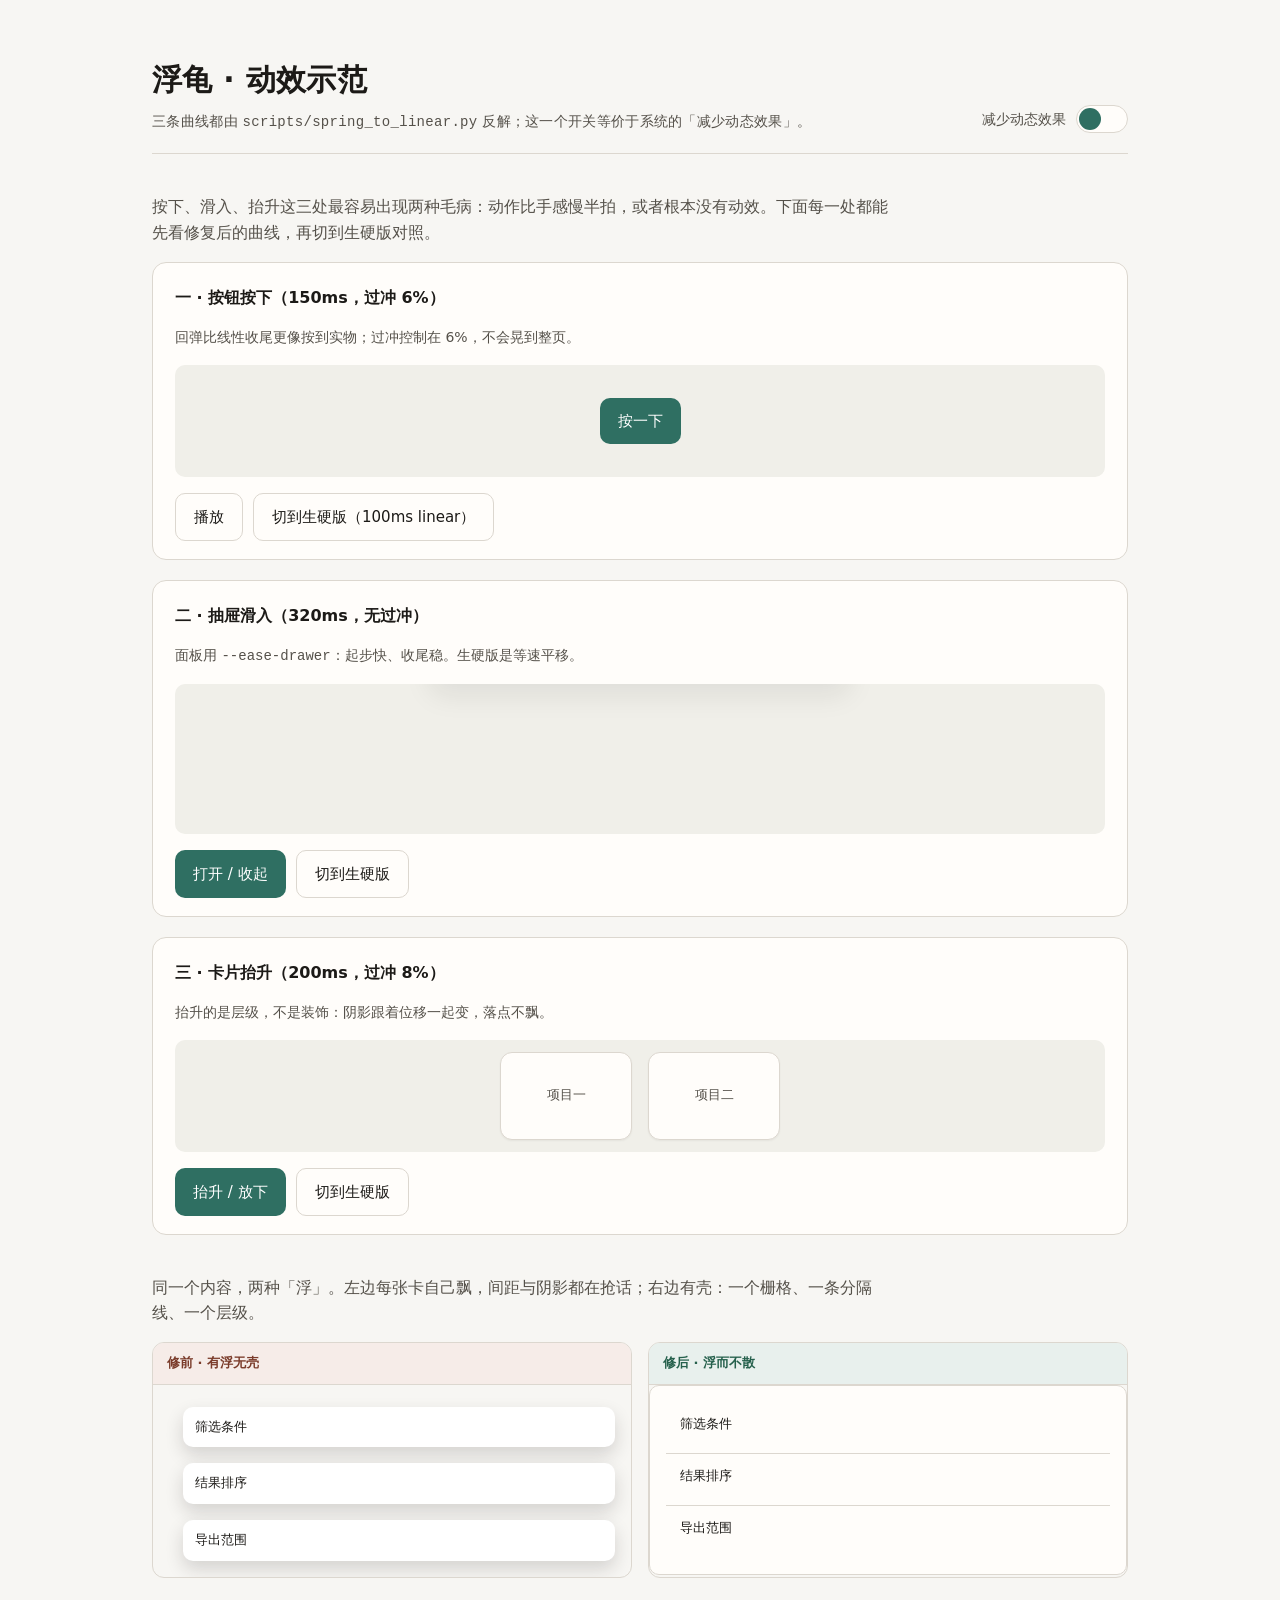
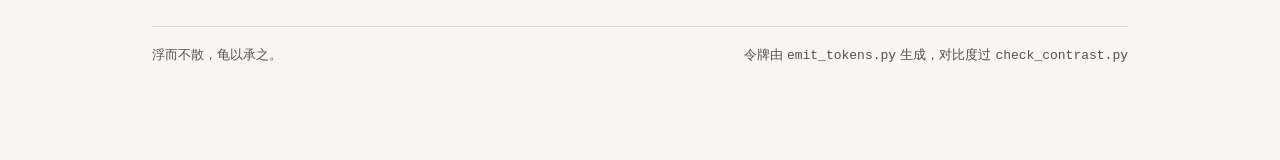
<file: demo/index.html>
<!doctype html>
<html lang="zh-CN">
<head>
<meta charset="utf-8">
<meta name="viewport" content="width=device-width, initial-scale=1">
<title>浮龟 · 动效示范</title>
<link rel="stylesheet" href="tokens.css">
<style>
  :root{
    --paper:#f7f6f3; --ink:#1c1a17; --ink-soft:#55514a;
    --line:#dcd7cf; --card:#fffdfa;
    /* 三条曲线由 scripts/spring_to_linear.py 反解，⛔ 手写 cubic-bezier */
    --spring-press: linear(0.000, 0.048, 0.144, 0.289, 0.445, 0.574, 0.709, 0.806, 0.897, 0.964, 1.005, 1.036, 1.052, 1.058, 1.057, 1.052, 1.045, 1.036, 1.028, 1.020, 1.013, 1.008, 1.004, 1.000);
    --spring-pop: linear(0.000, 0.059, 0.200, 0.353, 0.534, 0.698, 0.835, 0.939, 1.004, 1.051, 1.075, 1.082, 1.077, 1.066, 1.053, 1.039, 1.025, 1.014, 1.005, 1.000, 0.996, 0.994, 0.993, 0.994, 0.994, 0.996, 1.000);
    --spring-settle: linear(0.000, 0.047, 0.150, 0.274, 0.397, 0.509, 0.607, 0.695, 0.761, 0.815, 0.857, 0.890, 0.916, 0.937, 0.952, 0.964, 0.973, 0.980, 0.985, 0.989, 0.992, 0.994, 0.995, 1.000);
    --ease-drawer: cubic-bezier(0.32, 0.72, 0, 1);
    --dur-press: 150ms; --dur-pop: 200ms; --dur-panel: 320ms;
  }
  *{box-sizing:border-box}
  body{
    margin:0; background:var(--paper); color:var(--ink);
    font:16px/1.6 -apple-system, "PingFang SC", "Noto Sans SC", system-ui, sans-serif;
    -webkit-font-smoothing:antialiased;
  }
  .wrap{max-width:1040px; margin:0 auto; padding:56px 32px 96px}
  header{display:flex; align-items:flex-end; justify-content:space-between; gap:24px; flex-wrap:wrap;
    border-bottom:1px solid var(--line); padding-bottom:20px}
  h1{margin:0; font-size:30px; letter-spacing:.01em}
  h1 small{display:block; margin-top:6px; font-size:14px; font-weight:400; color:var(--ink-soft)}
  .rm-switch{display:flex; align-items:center; gap:10px; font-size:14px; color:var(--ink-soft)}
  .rm-switch button{
    appearance:none; border:1px solid var(--line); background:var(--card);
    width:52px; height:28px; border-radius:999px; padding:2px; cursor:pointer;
    transition:background-color 160ms ease, border-color 160ms ease;
  }
  .rm-switch button span{display:block; width:22px; height:22px; border-radius:50%;
    background:var(--color-brand-500); transition:transform 160ms ease}
  .rm-switch button[aria-checked="true"]{background:var(--color-brand-500); border-color:var(--color-brand-500)}
  .rm-switch button[aria-checked="true"] span{background:#fff; transform:translateX(24px)} 

  section{margin-top:40px}
  .lede{margin:0 0 16px; color:var(--ink-soft); max-width:46em}
  .card{
    background:var(--card); border:1px solid var(--line); border-radius:14px;
    padding:22px 22px 18px; display:grid; gap:16px;
  }
  .card h2{margin:0; font-size:16px; font-weight:600}
  .card p{margin:0; font-size:14px; color:var(--ink-soft)}
  .stage{
    min-height:112px; border-radius:10px; background:#f0efe9;
    display:flex; align-items:center; justify-content:center; gap:14px; overflow:hidden; position:relative;
  }
  .row{display:flex; gap:10px; flex-wrap:wrap}
  .btn{
    appearance:none; cursor:pointer; font:inherit; font-size:15px;
    border:0; border-radius:10px; padding:11px 18px;
    background:var(--color-brand-500); color:#fff;
    transition:transform var(--dur-press) var(--spring-press), background-color 160ms ease;
  }
  .btn:active, .btn.pulse-on{transform:scale(.94)}
  .btn.ghost{background:transparent; color:var(--ink); border:1px solid var(--line)}
  .btn.ghost:hover{border-color:var(--color-brand-400)}

  #drawer{
    position:absolute; left:0; right:0; top:0; margin:0 auto; width:min(420px,80%);
    background:var(--card); border:1px solid var(--line); border-radius:0 0 12px 12px;
    padding:16px 18px; box-shadow:0 12px 28px rgba(28,26,23,.08);
    transform:translateY(-100%); transition:transform var(--dur-panel) var(--ease-drawer);
  }
  #drawer[data-open="1"]{transform:translateY(0)}
  #drawer b{font-size:14px}

  .lift{display:flex; gap:16px; align-items:center}
  .tile{
    width:132px; height:88px; border-radius:12px; background:var(--card);
    border:1px solid var(--line); display:grid; place-items:center; font-size:13px; color:var(--ink-soft);
    transform:translateY(0); box-shadow:0 1px 2px rgba(28,26,23,.05);
    transition:transform var(--dur-pop) var(--spring-pop), box-shadow var(--dur-pop) ease;
  }
  .tile[data-up="1"]{transform:translateY(-8px); box-shadow:0 14px 30px rgba(28,26,23,.12)}

  .compare{display:grid; grid-template-columns:1fr 1fr; gap:16px; margin-top:12px}
  .compare .half{border:1px solid var(--line); border-radius:12px; overflow:hidden}
  .compare .half > b{display:block; padding:10px 14px; font-size:13px; background:#efeee8; border-bottom:1px solid var(--line)}
  .compare .half.before > b{color:#7a3b2a; background:#f6ece8}
  .compare .half.after > b{color:var(--color-brand-700); background:#e8f0ed}
  .surface{padding:16px; min-height:190px}
  /* 修前：无壳——三张卡片各自浮动、间距不一、层级靠阴影硬撑 */
  .floating{display:grid; gap:10px}
  .floating .chip{margin:6px 0 0 14px; padding:10px 12px; border-radius:10px; background:#fff;
    box-shadow:0 8px 18px rgba(28,26,23,.16); font-size:13px; border:0}
  /* 修后：有壳——同一内容按一个栅格、一个层级、一条分隔线 */
  .shelled{display:grid; gap:0; border:1px solid var(--line); border-radius:10px; background:var(--card)}
  .shelled .chip{padding:12px 14px; font-size:13px; border-bottom:1px solid var(--line); background:transparent}
  .shelled .chip:last-child{border-bottom:0}

  footer{margin-top:48px; padding-top:18px; border-top:1px solid var(--line);
    font-size:13px; color:var(--ink-soft); display:flex; justify-content:space-between; gap:16px; flex-wrap:wrap}

  @media (prefers-reduced-motion: reduce){ html:not(.rm-off) *{transition-duration:1ms!important; animation-duration:1ms!important} }
  html.rm *{transition-duration:1ms!important; animation-duration:1ms!important}
</style>
</head>
<body>
<div class="wrap">
  <header>
    <h1>浮龟 · 动效示范
      <small>三条曲线都由 <code>scripts/spring_to_linear.py</code> 反解；这一个开关等价于系统的「减少动态效果」。</small>
    </h1>
    <div class="rm-switch">
      <span id="rm-label">减少动态效果</span>
      <button id="rm" role="switch" aria-checked="false" aria-labelledby="rm-label"><span></span></button>
    </div>
  </header>

  <section>
    <p class="lede">按下、滑入、抬升这三处最容易出现两种毛病：动作比手感慢半拍，或者根本没有动效。下面每一处都能先看修复后的曲线，再切到生硬版对照。</p>

    <div class="card">
      <h2>一 · 按钮按下（150ms，过冲 6%）</h2>
      <p>回弹比线性收尾更像按到实物；过冲控制在 6%，不会晃到整页。</p>
      <div class="stage"><button class="btn" id="press">按一下</button></div>
      <div class="row">
        <button class="btn ghost" id="press-play">播放</button>
        <button class="btn ghost" id="press-flat">切到生硬版（100ms linear）</button>
      </div>
    </div>

    <div class="card" style="margin-top:20px">
      <h2>二 · 抽屉滑入（320ms，无过冲）</h2>
      <p>面板用 <code>--ease-drawer</code>：起步快、收尾稳。生硬版是等速平移。</p>
      <div class="stage" style="min-height:150px">
        <div id="drawer" data-open="0"><b>筛选</b> · 三个条件已生效</div>
      </div>
      <div class="row">
        <button class="btn" id="drawer-play">打开 / 收起</button>
        <button class="btn ghost" id="drawer-flat">切到生硬版</button>
      </div>
    </div>

    <div class="card" style="margin-top:20px">
      <h2>三 · 卡片抬升（200ms，过冲 8%）</h2>
      <p>抬升的是层级，不是装饰：阴影跟着位移一起变，落点不飘。</p>
      <div class="stage">
        <div class="lift">
          <div class="tile" id="tile">项目一</div>
          <div class="tile">项目二</div>
        </div>
      </div>
      <div class="row">
        <button class="btn" id="lift-play">抬升 / 放下</button>
        <button class="btn ghost" id="lift-flat">切到生硬版</button>
      </div>
    </div>
  </section>

  <section>
    <p class="lede">同一个内容，两种「浮」。左边每张卡自己飘，间距与阴影都在抢话；右边有壳：一个栅格、一条分隔线、一个层级。</p>
    <div class="compare">
      <div class="half before">
        <b>修前 · 有浮无壳</b>
        <div class="surface floating">
          <div class="chip">筛选条件</div>
          <div class="chip">结果排序</div>
          <div class="chip">导出范围</div>
        </div>
      </div>
      <div class="half after">
        <b>修后 · 浮而不散</b>
        <div class="surface shelled">
          <div class="chip">筛选条件</div>
          <div class="chip">结果排序</div>
          <div class="chip">导出范围</div>
        </div>
      </div>
    </div>
  </section>

  <footer>
    <span>浮而不散，龟以承之。</span>
    <span>令牌由 <code>emit_tokens.py</code> 生成，对比度过 <code>check_contrast.py</code></span>
  </footer>
</div>

<script>
  const rm = document.getElementById('rm');
  rm.addEventListener('click', () => {
    const on = rm.getAttribute('aria-checked') === 'true';
    rm.setAttribute('aria-checked', String(!on));
    document.documentElement.classList.toggle('rm', !on);
  });

  // 「生硬版」只换曲线与时长，不改布局——对照的是手感，不是设计
  const flat = (el, dur) => { el.style.transitionTimingFunction = 'linear'; el.style.transitionDuration = dur; };
  const flatBtns = {
    press: () => flat(document.getElementById('press'), '100ms'),
    drawer: () => flat(document.getElementById('drawer'), '200ms'),
    lift: () => flat(document.getElementById('tile'), '200ms'),
  };
  document.getElementById('press-flat').onclick = flatBtns.press;
  document.getElementById('drawer-flat').onclick = flatBtns.drawer;
  document.getElementById('lift-flat').onclick = flatBtns.lift;

  const pulse = (el, ms) => {
    el.classList.add('pulse-on');
    setTimeout(() => el.classList.remove('pulse-on'), ms);
  };
  document.getElementById('press-play').onclick = () => pulse(document.getElementById('press'), 240);
  document.getElementById('press').onclick = () => pulse(document.getElementById('press'), 240);

  const drawer = document.getElementById('drawer');
  document.getElementById('drawer-play').onclick = () => {
    drawer.dataset.open = drawer.dataset.open === '1' ? '0' : '1';
  };

  const tile = document.getElementById('tile');
  const toggleLift = () => { tile.dataset.up = tile.dataset.up === '1' ? '0' : '1'; };
  document.getElementById('lift-play').onclick = toggleLift;
  tile.addEventListener('mouseenter', () => { tile.dataset.up = '1'; });
  tile.addEventListener('mouseleave', () => { tile.dataset.up = '0'; });
</script>
</body>
</html>
</file>
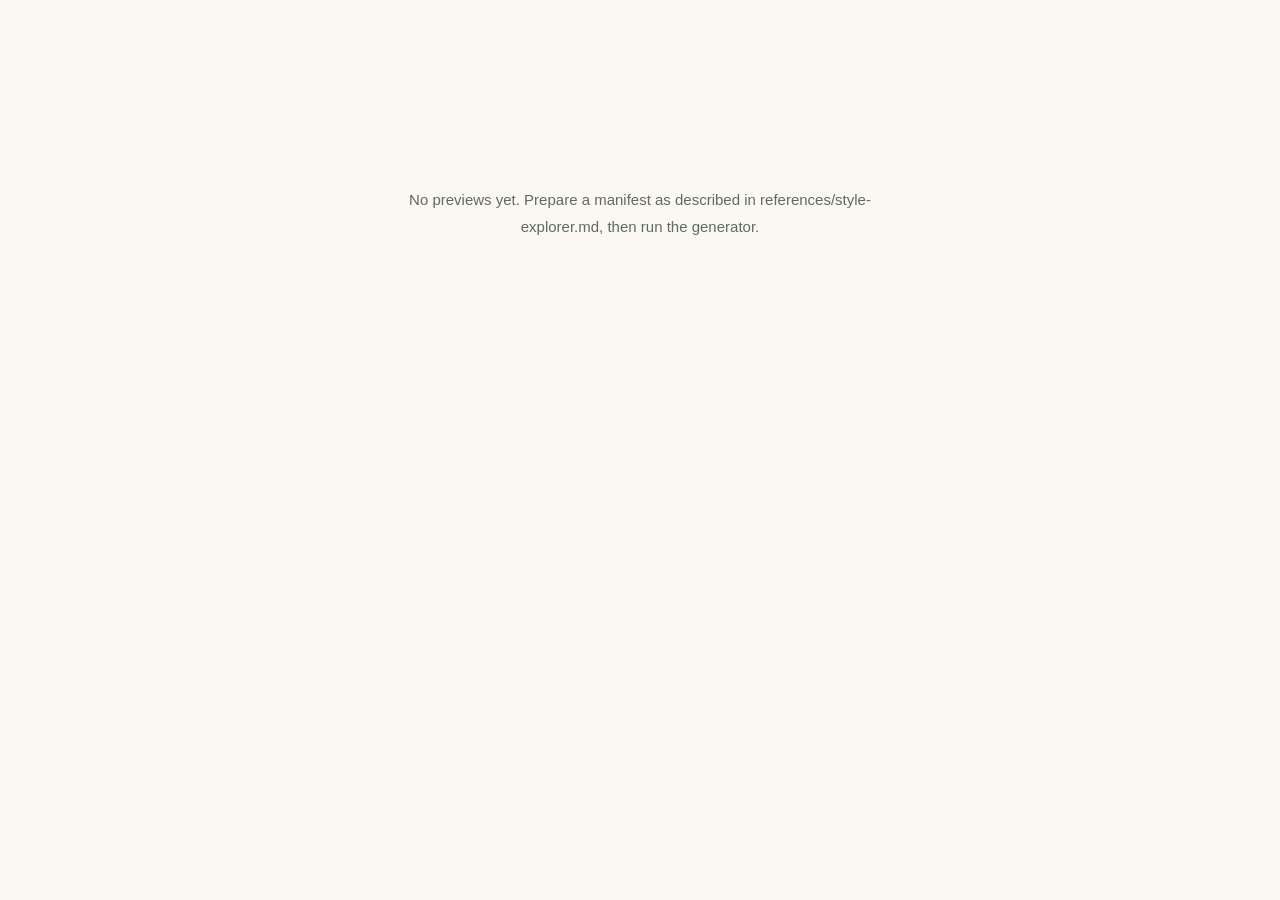
<file: assets/style-explorer.html>
<!doctype html>
<html><head><meta charset="utf-8"><meta http-equiv="Content-Security-Policy" content="connect-src 'none'"><meta name="viewport" content="width=device-width,initial-scale=1"><title></title><link rel="icon" type="image/png" href="logo.png"><style>
@font-face{font-family:"Instrument Serif";src:url("fonts/instrument-serif/InstrumentSerif-Regular.ttf") format("truetype");font-style:normal;font-weight:400;font-display:swap}
:root{--canvas:#faf8f1;--surface:#faf8f1;--well:#eeeee5;--raised:#faf8f1;--line:#dcded3;--line-2:#c2c9bc;--text:#303c35;--soft:#606b60;--faint:#676e65;--ink:#303c35;--accent:#435a47;--chip:#e8eddf;--hl:#ffe28a;--bar-h:68px;--sans:-apple-system,BlinkMacSystemFont,"Inter","PingFang SC","Hiragino Sans GB","Microsoft YaHei",sans-serif;--mono:ui-monospace,"SF Mono","JetBrains Mono",Menlo,Consolas,monospace;--brand:"Instrument Serif",Georgia,serif;color-scheme:light;font-family:var(--sans);color:var(--text);background:var(--canvas);font-synthesis:none;-webkit-font-smoothing:antialiased;font-variant-numeric:tabular-nums;
 /* 动效：咔嗒用于控件，滑行用于画面与切换，弹出用于确认；弹簧曲线由刚度/阻尼采样 */
 --snap:cubic-bezier(.2,.9,.25,1.04);--snap-d:330ms;--glide:cubic-bezier(.2,.8,.2,1);--glide-d:440ms;--pop:cubic-bezier(.3,1.5,.5,1);--exit:cubic-bezier(.4,0,1,1)}
@supports (transition-timing-function:linear(0,1)){:root{
 --snap:linear(0,.058,.186,.339,.491,.626,.739,.827,.893,.941,.973,.994,1.005,1.011,1.013,1.013,1.012,1.01,1.008,1.006,1);
 --glide:linear(0,.028,.097,.186,.286,.384,.48,.565,.644,.71,.768,.816,.856,.889,.915,.936,.953,.966,.976,.983,.989,.993,1);
 --pop:linear(0,.087,.289,.533,.765,.954,1.084,1.156,1.176,1.161,1.126,1.083,1.042,1.009,.986,.973,.969,.971,.977,.985,.992,.998,1.002,1.005,1.005,1.005,1)}}
*{box-sizing:border-box}body{margin:0;min-width:320px;background:var(--canvas)}h1,h2,p,dl,dd{margin:0}button,textarea,input{font:inherit;color:inherit}button{background:none;border:0;padding:0;cursor:pointer;-webkit-tap-highlight-color:transparent}:focus-visible{outline:2px solid var(--accent);outline-offset:3px}[hidden]{display:none!important}

.bar{position:sticky;top:0;z-index:10;min-height:68px;display:grid;grid-template-columns:minmax(0,1fr) auto;align-items:center;gap:14px;padding:14px 24px;background:var(--canvas);border-bottom:1px solid var(--line);view-transition-name:bar}
.bar-l{display:flex;align-items:center;gap:12px;min-width:0}
.brand{display:flex;align-items:center;gap:10px;flex:none;color:var(--ink);text-decoration:none}.brand img{width:30px;height:30px;display:block;transition:transform .5s var(--snap)}.brand:hover img{transform:rotate(-10deg) scale(1.06)}.brand:focus-visible{outline:2px solid var(--accent);outline-offset:4px;border-radius:6px}
.wm{font-family:var(--brand);font-size:36px;line-height:1;font-weight:400;letter-spacing:-.025em;white-space:nowrap}
.sep{width:1px;height:18px;background:var(--line-2);flex:none}.proj{font-size:14px;font-weight:600;white-space:nowrap;overflow:hidden;text-overflow:ellipsis}
.bar-c{display:flex;gap:8px;flex-wrap:wrap;min-width:0}
.seg{position:relative;display:flex;padding:2px;border-radius:4px;background:var(--well)}
.seg button{position:relative;z-index:1;font-size:13px;line-height:1.5;padding:4px 11px;border-radius:3px;color:var(--soft);white-space:nowrap;transition:color .2s}.seg button:hover{color:var(--text)}.seg button[aria-pressed=true]{color:var(--accent)}
.thumb{position:absolute;left:0;top:0;width:0;border-radius:3px;background:var(--chip);box-shadow:inset 0 0 0 .5px #435a4714;transition:transform var(--snap-d) var(--snap),width var(--snap-d) var(--snap)}

.intro{max-width:1840px;margin:0 auto;padding:28px 24px 0}.intro p{font-size:14px;line-height:1.75;color:var(--soft);max-width:68ch}

.grid{max-width:1840px;margin:0 auto;padding:24px 24px 64px;display:grid;grid-template-columns:repeat(var(--cols,3),minmax(0,1fr));gap:48px 28px;align-items:start}
.grid.first .card,.intro.first{animation:rise .7s var(--glide) both;animation-delay:calc(var(--i,0) * 70ms + 60ms)}
.card{min-width:0;display:flex;flex-direction:column}
.cap{display:flex;align-items:center;gap:12px;padding-top:14px}.cap .no{font-family:var(--mono);font-size:13px;color:var(--faint);transition:color .2s}.cap .name{font-size:16px;font-weight:600;line-height:1.4;min-width:0;white-space:nowrap;overflow:hidden;text-overflow:ellipsis}.cap .strip-mini{margin:0 auto 0 4px;width:40px;flex:none}.cap .no.base{flex:none;white-space:nowrap;font-family:inherit;font-size:12px;font-weight:600;line-height:1.6;padding:0 8px;border-radius:99px;background:var(--well);color:var(--soft)}
.lede{margin-top:8px;font-size:13.5px;line-height:1.7;color:var(--soft);display:-webkit-box;-webkit-line-clamp:2;-webkit-box-orient:vertical;overflow:hidden}
.name{font-size:19px;line-height:1.35;font-weight:600;overflow-wrap:anywhere}.strip-mini{display:flex;height:4px;width:96px;margin-top:9px;border-radius:2px;overflow:hidden;box-shadow:0 0 0 1px #0000001f}.strip-mini i{flex:1}
.frame{position:relative;background:var(--surface);border-radius:4px;box-shadow:0 0 0 1px #00000014,0 24px 48px -30px #00000040;transition:box-shadow .25s,transform .45s var(--glide)}.frame:hover{box-shadow:0 0 0 1px #0000002e,0 36px 64px -30px #00000052;transform:translateY(-3px)}.frame:active{transform:translateY(-1px) scale(.995);transition-duration:.25s,.12s}.frame[data-viewport=mobile]{padding:20px 0;background:var(--well)}
.peek{position:absolute;inset:auto 0 0 0;z-index:2;padding:10px 12px;font-size:12.5px;color:#fff;background:linear-gradient(transparent,#000b);opacity:0;transform:translateY(6px);transition:opacity .18s,transform .3s var(--glide);pointer-events:none;border-radius:0 0 4px 4px}.frame:hover .peek,.hit:focus-visible~.peek{opacity:1;transform:none}
.stage{position:relative;overflow:hidden;margin:0 auto;border-radius:3px;background:#ebebeb}.stage iframe,.stage img{position:absolute;left:0;top:0;border:0;display:block;transform-origin:top left;background:#fff;opacity:0;transition:opacity .4s ease-out}.stage.ready iframe,.stage.ready img{opacity:1}.stage iframe{pointer-events:none}.stage img{object-fit:contain;background:#ebebeb}
.hit{position:absolute;inset:0;width:100%;height:100%;z-index:1;border-radius:4px;cursor:zoom-in}.hit:focus-visible{outline-offset:-2px}
.service-note{position:absolute;inset:0;z-index:2;display:flex;align-items:center;justify-content:center;padding:20px;background:var(--canvas);overflow:auto;pointer-events:none}
.service-message{width:100%;max-width:440px;min-width:0;margin:auto;font-size:14px;line-height:1.7;color:var(--soft)}.service-message h3{margin:0 0 6px;font-size:16px;font-weight:600;color:var(--text)}
.service-command{display:flex;flex-wrap:wrap;align-items:flex-start;gap:8px;margin-top:16px;pointer-events:auto}.service-command code{flex:1 1 200px;min-width:0;padding:6px 10px;border-radius:6px;background:var(--well);font-family:var(--mono);font-size:12.5px;line-height:1.6;white-space:pre-wrap;overflow-wrap:anywhere;user-select:all}.service-command .tool{flex:none;background:var(--raised)}
.stage.offline .static{display:none}
.slide .static{display:none}.static{position:absolute;left:10px;bottom:10px;z-index:2;font-size:12.5px;line-height:1.4;padding:3px 8px;border-radius:4px;background:#000c;color:#ddd;pointer-events:none}
.pick-mark{position:absolute;top:10px;right:10px;z-index:3;display:none;align-items:center;gap:6px;padding:4px 10px 4px 8px;border-radius:99px;background:var(--ink);color:#fff;font-size:13px;font-weight:600;line-height:1.4;box-shadow:0 6px 16px #0000003d;pointer-events:none;transform-origin:85% 50%}.pick-mark::before{content:"";width:8px;height:8px;border-radius:50%;background:var(--hl)}
.is-chosen .pick-mark{display:inline-flex}.is-chosen .frame{box-shadow:0 0 0 2px var(--ink),0 30px 60px -30px #00000052}.is-chosen .cap .no{color:var(--text)}

.spec{display:grid;grid-template-columns:max-content minmax(0,1fr);gap:10px 12px;font-size:13px;line-height:1.6}.spec dt{color:var(--faint)}.spec dd{color:var(--soft);min-width:0;overflow-wrap:anywhere}
.pick{display:inline-flex;align-items:center;justify-content:center;gap:8px;font-size:14px;line-height:1.5;padding:8px 16px;border-radius:8px;box-shadow:inset 0 0 0 1px var(--line-2);color:var(--text);white-space:nowrap;transition:background .2s,color .2s,box-shadow .2s,transform .35s var(--snap)}.pick:hover{background:var(--chip)}.pick:active{transform:scale(.96);transition-duration:.2s,.2s,.2s,.08s}
.pick kbd{font-family:var(--mono);font-size:12px;color:var(--faint);padding:0 5px;border-radius:4px;box-shadow:inset 0 0 0 1px var(--line-2);transition:color .2s,box-shadow .2s}
.pick[data-on]{background:var(--accent);color:#fff;box-shadow:none}.pick[data-on]:hover{background:var(--ink)}.pick[data-on] kbd{color:var(--chip);box-shadow:inset 0 0 0 1px #ffffff40}
.pick[data-on]::before{content:"";width:9px;height:5px;margin:-3px 1px 0 0;border-left:1.6px solid;border-bottom:1.6px solid;transform:rotate(-45deg)}
.cap .pick{flex:none;font-size:13px;padding:4px 12px;border-radius:6px}

.loupe{position:fixed;top:var(--bar-h);left:0;right:0;bottom:0;display:grid;grid-template-columns:minmax(0,1fr) 300px;grid-template-rows:minmax(0,1fr)}
.view{position:relative;min-width:0;min-height:0;display:flex;flex-direction:column}
.surface{position:relative;flex:1;min-height:0;overflow:clip}
.track{display:flex;height:100%;transition:transform var(--glide-d) var(--glide)}
.slide{flex:0 0 100%;min-width:0;height:100%;overflow:auto;padding:20px 72px;display:flex;justify-content:center;align-items:center}.slide[data-zoom=actual]{display:block}
.slide .stage{flex:none;box-shadow:0 0 0 1px #00000014,0 40px 80px -40px #00000059;transition:transform var(--glide-d) var(--glide),opacity var(--glide-d) ease-out}.slide:not(.is-current) .stage{transform:scale(.92);opacity:.4}.slide.is-current .stage iframe{pointer-events:auto}
.nav{position:absolute;top:50%;z-index:2;width:44px;height:44px;margin-top:-22px;border-radius:50%;display:grid;place-items:center;font-size:18px;background:#ffffffd9;color:var(--ink);box-shadow:0 0 0 1px #00000014,0 8px 24px -6px #00000033;backdrop-filter:blur(8px);opacity:.85;transition:opacity .2s,transform .35s var(--snap)}.nav:hover{opacity:1}.nav:active{transform:scale(.9);transition-duration:.2s,.08s}.nav.prev{left:14px}.nav.next{right:14px}.nav:disabled{opacity:0;pointer-events:none;transform:scale(.8)}
.info{grid-row:1;grid-column:2;overflow:auto;border-left:1px solid var(--line);background:var(--surface);display:flex;flex-direction:column;view-transition-name:info}
.film{position:relative;display:grid;gap:2px;padding:10px;border-bottom:1px solid var(--line)}
.film-ind{position:absolute;left:0;top:0;width:0;height:0;border-radius:8px;background:var(--chip);box-shadow:inset 0 0 0 1px var(--line);transition:transform var(--snap-d) var(--snap),width var(--snap-d) var(--snap),height var(--snap-d) var(--snap)}
.film button{position:relative;z-index:1;display:grid;grid-template-columns:auto minmax(0,1fr);align-items:center;gap:3px 10px;padding:7px 10px;border-radius:8px;color:var(--soft);text-align:left;transition:color .2s,background .15s}.film button:hover{color:var(--text)}.film button:not([aria-current=true]):hover{background:#00000006}.film button[aria-current=true]{color:var(--text)}
.film .fn{font-family:var(--mono);font-size:12.5px;color:var(--faint);grid-row:span 2}.film .ft{font-size:13.5px;font-weight:500;white-space:nowrap;overflow:hidden;text-overflow:ellipsis}.film .strip-mini{margin:0;width:48px;height:3px}
.film .ft.chosen::after{content:"";width:6px;height:6px;border-radius:50%;background:var(--ink);display:inline-block;margin-left:8px;vertical-align:middle}
.info-body{padding:20px 20px 24px;display:flex;flex-direction:column;gap:16px}
.idx{font-size:48px;line-height:.9;font-weight:200;letter-spacing:-.02em;color:var(--faint)}.info .name{font-size:20px;line-height:1.35;margin-top:-6px}.north{font-size:14px;line-height:1.7;color:var(--text)}
.big-sw{display:grid;gap:6px}.big-sw div{display:grid;grid-template-columns:32px 1fr;align-items:center;gap:10px;font-family:var(--mono);font-size:12.5px;color:var(--soft)}.big-sw i{height:20px;border-radius:4px;box-shadow:inset 0 0 0 1px #00000017}
.info .pick{align-self:stretch;padding:8px 14px;font-size:13.5px}
.tools{display:flex;gap:10px;flex-wrap:wrap;align-items:center}.tool{font-size:13px;padding:5px 12px;border-radius:6px;color:var(--soft);box-shadow:inset 0 0 0 1px var(--line-2);transition:color .15s,background .2s}.tool:hover{color:var(--text)}.tool[aria-pressed=true]{background:var(--accent);color:#fff;box-shadow:none}
.hint{font-size:12px;line-height:1.9;color:var(--faint)}.hint kbd{font-family:var(--mono);font-size:12px;padding:0 5px;border-radius:4px;box-shadow:inset 0 0 0 1px var(--line-2);color:var(--soft)}


.toast{position:fixed;left:50%;bottom:24px;z-index:40;display:flex;align-items:center;gap:12px;max-width:min(560px,calc(100vw - 32px));padding:10px 16px 10px 12px;border-radius:12px;background:var(--ink);color:#fff;box-shadow:0 18px 44px -10px #00000066;font-size:13.5px;line-height:1.5;opacity:0;transform:translate(-50%,14px) scale(.96);pointer-events:none;transition:opacity .16s var(--exit),transform .2s var(--exit)}
.toast.show{opacity:1;transform:translate(-50%,0);pointer-events:auto;transition:opacity .18s ease-out,transform var(--snap-d) var(--snap)}
.toast .tick{flex:none;width:22px;height:22px;border-radius:50%;background:var(--hl);display:grid;place-items:center}.toast .tick::before{content:"";width:8px;height:4px;margin-top:-2px;border-left:1.6px solid var(--ink);border-bottom:1.6px solid var(--ink);transform:rotate(-45deg)}.toast[data-fail] .tick{background:#c2462e}.toast[data-fail] .tick::before{width:2px;height:9px;margin:0;border:0;background:#fff;transform:none}
.toast b{font-weight:600;min-width:0}.toast code{flex:1;font-family:var(--mono);font-size:12.5px;color:#a8a8a8;min-width:0;overflow:hidden;text-overflow:ellipsis;white-space:nowrap;user-select:all}.toast[data-fail] code{white-space:pre-wrap}

.empty{max-width:560px;margin:18vh auto;padding:24px;text-align:center;font-size:15px;line-height:1.8;color:var(--soft)}

@keyframes rise{from{opacity:0;transform:translateY(16px)}}
@keyframes vt-out{to{opacity:0;transform:scale(.97)}}
@keyframes vt-in{from{opacity:0;transform:scale(.98)}}
@keyframes info-in{from{transform:translateX(100%)}}
@keyframes info-out{to{transform:translateX(100%)}}
/* 并排与单张之间、视口变化用页面过渡：同一方向的画面从卡片放大到单张，其他卡片淡出，侧栏从右侧滑入 */
::view-transition-group(*){animation-duration:var(--glide-d);animation-timing-function:var(--glide)}
::view-transition-old(*),::view-transition-new(*){height:100%;object-fit:cover;object-position:50% 0}
::view-transition-old(root),::view-transition-new(root){animation-duration:.2s}
::view-transition-old(*):only-child{animation:vt-out .18s var(--exit) both}
::view-transition-new(*):only-child{animation:vt-in .3s .08s ease-out both}
::view-transition-new(info):only-child{animation:info-in var(--glide-d) var(--glide) both}
::view-transition-old(info):only-child{animation:info-out .22s var(--exit) both}
::view-transition-old(bar){display:none}::view-transition-new(bar){animation:none}
/* 视口和缩放只改变形状与位置：外框直接变形，内容不做叠影 */
html[data-vt=reshape]::view-transition-old(*){animation:none;opacity:0}
html[data-vt=reshape]::view-transition-new(*){animation:none}
html[data-vt=reshape]::view-transition-old(*):only-child{animation:vt-out .18s var(--exit) both;opacity:1}
html[data-vt=reshape]::view-transition-new(*):only-child{animation:vt-in .3s .08s ease-out both}

@media(max-width:1180px){.grid{--cols:2!important}.bar{grid-template-columns:minmax(0,1fr) auto;row-gap:10px}.loupe{grid-template-columns:minmax(0,1fr) 280px}}
@media(max-width:760px){.bar{grid-template-columns:1fr;padding:10px 16px}.bar-c .seg{min-width:0}.bar-c .seg button{padding-inline:9px}.bar-c{flex-wrap:wrap}.intro{padding:24px 16px 0}.grid{--cols:1!important;padding:24px 16px 48px;gap:48px}.loupe{position:static;display:flex;flex-direction:column}.surface{flex:none}.track{height:auto;align-items:flex-start}.slide{height:auto;padding:16px 12px}.info{border-left:0;border-top:1px solid var(--line)}.film{display:flex;overflow-x:auto}.film button{flex:none}.info-body{padding:20px 16px}.nav{display:none}}
@media(prefers-reduced-motion:reduce){*,*::before,*::after{transition-duration:0s!important;animation-duration:0s!important;animation-delay:0s!important}.frame:hover{transform:none}}
</style></head><body>
<header class="bar" id="bar" hidden>
 <div class="bar-l"><a class="brand" data-i18n-title="brandTitle" data-i18n-aria-label="brandLabel"><img src="logo.png" alt=""><span class="wm" data-i18n="brandTitle">Vudgio</span></a><span class="sep" aria-hidden="true"></span><span class="proj" id="project"></span></div>
 <div class="bar-c">
  <div class="seg" role="group" data-i18n-aria-label="layoutLabel"><span class="thumb" aria-hidden="true"></span><button type="button" data-layout="compare" aria-pressed="true" data-i18n="compare"></button><button type="button" data-layout="loupe" aria-pressed="false" data-i18n="loupe"></button></div>
  <div class="seg" role="group" data-i18n-aria-label="viewportLabel"><span class="thumb" aria-hidden="true"></span><button type="button" data-viewport="desktop" aria-pressed="true" data-i18n="desktop"></button><button type="button" data-viewport="mobile" aria-pressed="false" data-i18n="mobile"></button></div>
 </div>
</header>
<div id="compare-view" hidden>
 <section class="intro"><p id="brief"></p></section>
 <main id="grid" class="grid" data-i18n-aria-label="candidates"></main>
</div>
<main id="loupe" class="loupe" hidden data-i18n-aria-label="singleView">
 <div class="view">
  <button type="button" class="nav prev" id="prev" data-i18n-aria-label="previous">←</button>
  <div id="surface" class="surface"><div id="track" class="track"></div></div>
  <button type="button" class="nav next" id="next" data-i18n-aria-label="next">→</button>
 </div>
 <aside id="info" class="info"><nav id="film" class="film" data-i18n-aria-label="switchDirection"></nav><div id="info-body" class="info-body" aria-live="polite"></div></aside>
</main>
<div id="empty" class="empty" hidden data-i18n="empty"></div>
<div id="toast" class="toast" role="status" aria-live="polite"><span class="tick"></span><b></b><code></code></div>
<script>
const DATA = /*__VUDGIO_DATA__*/ null;
// Interface strings: edit both locales here; manifest content stays as supplied.
const I18N = {
  "zh": {
    "htmlLang": "zh-CN",
    "pageTitle": "风格对比",
    "projectTitle": "{project} · 风格对比",
    "brandTitle": "浮龟Vudgio",
    "brandLabel": "浮龟Vudgio",
    "layoutLabel": "查看方式",
    "compare": "并排",
    "loupe": "单张",
    "viewportLabel": "预览视口",
    "desktop": "桌面 1280",
    "mobile": "手机 390",
    "candidates": "候选方向",
    "singleView": "单张查看",
    "previous": "上一个方向",
    "next": "下一个方向",
    "switchDirection": "切换方向",
    "empty": "尚未加入设计小样。按 references/style-explorer.md 准备 manifest 后用生成器组装。",
    "baseline": "现状",
    "serviceUnavailable": "开发服务器没有运行",
    "serviceHelp": "在对话里跟 Agent 说“打开对比页”就行。",
    "copyCommand": "复制命令",
    "copyCommandLabel": "复制启动命令",
    "live": "本地运行",
    "image": "静态图",
    "interactive": "可操作",
    "fonts": "字体",
    "traits": "特征",
    "viewDirection": "单张查看 {name}",
    "selected": "已选择",
    "peek": "点击单张查看 · 实际尺寸",
    "fit": "适应窗口",
    "actual": "实际尺寸 100%",
    "keyboardHint": "<kbd>←</kbd> <kbd>→</kbd> 切换方向　<kbd>P</kbd> 选择并复制<br><kbd>Esc</kbd> 回到并排",
    "selectedCopy": "已选择 · 复制",
    "select": "选择",
    "selectDirection": "选这个方向",
    "recopyTitle": "再点一次，重新复制这个方向",
    "selectTitle": "选择这个方向，并复制给 Agent",
    "copyRound": "{round}：",
    "copyChoice": "{round}选 {number} {name}",
    "copied": "已复制，粘贴给 Agent",
    "copyFailed": "复制失败，请手动复制"
  },
  "en": {
    "htmlLang": "en",
    "pageTitle": "Style comparison",
    "projectTitle": "{project} · Style comparison",
    "brandTitle": "Vudgio",
    "brandLabel": "Vudgio",
    "layoutLabel": "View mode",
    "compare": "Compare",
    "loupe": "Single",
    "viewportLabel": "Preview size",
    "desktop": "Desktop 1280",
    "mobile": "Mobile 390",
    "candidates": "Design directions",
    "singleView": "Single view",
    "previous": "Previous direction",
    "next": "Next direction",
    "switchDirection": "Switch direction",
    "empty": "No previews yet. Prepare a manifest as described in references/style-explorer.md, then run the generator.",
    "baseline": "Current",
    "serviceUnavailable": "The dev server isn't running",
    "serviceHelp": "Ask your agent to “open the comparison page.”",
    "copyCommand": "Copy command",
    "copyCommandLabel": "Copy start command",
    "live": "Live",
    "image": "Image",
    "interactive": "Interactive",
    "fonts": "Fonts",
    "traits": "Traits",
    "viewDirection": "View {name}",
    "selected": "Selected",
    "peek": "Click to view alone · actual size",
    "fit": "Fit to window",
    "actual": "Actual size (100%)",
    "keyboardHint": "<kbd>←</kbd> <kbd>→</kbd> Switch direction · <kbd>P</kbd> Select and copy<br><kbd>Esc</kbd> Back to compare",
    "selectedCopy": "Selected · Copy",
    "select": "Select",
    "selectDirection": "Choose this direction",
    "recopyTitle": "Click again to copy this direction",
    "selectTitle": "Choose this direction and copy a message for your agent",
    "copyRound": "Round {round}: ",
    "copyChoice": "{round}Go with {number} {name}",
    "copied": "Copied. Paste it to your agent.",
    "copyFailed": "Couldn't copy. Please copy the text manually."
  }
};
const LANG = DATA?.lang || (/^zh/i.test(navigator.language || '') ? 'zh' : 'en');
function t(key, values={}) {
 values={...values};
 return I18N[LANG][key].replace(/\{(\w+)\}/g, (_, name)=>String(values[name] ?? ''));
}
(()=>{
 const $=s=>document.querySelector(s),$$=s=>document.querySelectorAll(s);
 document.documentElement.lang=t('htmlLang');
 document.title=DATA?.project?t('projectTitle',{project:DATA.project}):t('pageTitle');
 $$('[data-i18n]').forEach(n=>n.textContent=t(n.dataset.i18n));
 ['aria-label','title','placeholder'].forEach(attr=>$$(`[data-i18n-${attr}]`).forEach(n=>n.setAttribute(attr,t(n.getAttribute(`data-i18n-${attr}`)))));
 if(!DATA?.candidates?.length){$('#empty').hidden=false;return;}
 const C=DATA.candidates,SIZES={desktop:{w:1280,h:900},mobile:{w:390,h:844}},KEY=`vudgio:${DATA.fingerprint||DATA.project}`;
 const byId=Object.fromEntries(C.map(c=>[c.id,c])),DIRS=C.filter(c=>!c.baseline),no=c=>c.baseline?t('baseline'):String(DIRS.indexOf(c)+1).padStart(2,'0'),vtName=c=>`stage-${C.indexOf(c)}`;
 const root=document.documentElement,calm=matchMedia('(prefers-reduced-motion: reduce)'),narrow=()=>matchMedia('(max-width:760px)').matches;
 const ease=n=>getComputedStyle(root).getPropertyValue(`--${n}`).trim()||'ease-out';
 let st={layout:'compare',viewport:'desktop',current:C[0].id,chosen:null},stored=true,zoomActual=false,compareScroll=0,gridKey='',loupeKey='',toastTimer=0;
 try{const saved=JSON.parse(localStorage.getItem(KEY)||'null');if(saved&&typeof saved==='object'){for(const key of Object.keys(st))if(key in saved)st[key]=saved[key];if(!byId[st.chosen])st.chosen=null;if(!byId[st.current])st.current=C[0].id;if(!['compare','loupe'].includes(st.layout))st.layout='compare';if(!SIZES[st.viewport])st.viewport='desktop';}}catch{stored=false;}
 function save(){if(!stored)return;try{localStorage.setItem(KEY,JSON.stringify(st));}catch{stored=false;}}
 const el=(tag,cls,text)=>{const n=document.createElement(tag);if(cls)n.className=cls;if(text!=null)n.textContent=text;return n;};
 const shown=()=>C;
 const services=new Map(C.filter(c=>c.kind==='url').map(c=>[c.content,{ready:null,pending:false}]));
 const startCommand=DATA.serve?(DATA.serve.cwd?`cd "${DATA.serve.cwd.replace(/[\\"$`]/g,'\\$&')}" && ${DATA.serve.command}`:DATA.serve.command):'';

 function serviceNotice(){
  const note=el('div','service-note'),message=el('div','service-message');note.hidden=true;note.setAttribute('role','status');
  message.append(el('h3',null,t('serviceUnavailable')),el('p',null,t('serviceHelp')));
  if(startCommand){const row=el('div','service-command'),button=el('button','tool',t('copyCommand'));button.type='button';button.dataset.copyServe='';button.setAttribute('aria-label',t('copyCommandLabel'));button.addEventListener('click',()=>copy(startCommand));row.append(el('code',null,startCommand),button);message.append(row);}
  note.append(message);return note;
 }
 function syncService(s,c){
  const ready=services.get(c.content).ready,m=s.querySelector('iframe');
  s.classList.toggle('offline',ready===false);s.querySelector('.service-note').hidden=ready!==false;m.hidden=ready!==true;
  if(ready===true){if(m.getAttribute('src')!==c.content){s.classList.remove('ready');m.src=c.content;}}
  else{s.classList.remove('ready');if(m.hasAttribute('src'))m.removeAttribute('src');}
 }
 async function checkService(url){
  const state=services.get(url);if(state.pending)return;state.pending=true;
  const controller=new AbortController(),timer=setTimeout(()=>controller.abort(),2500);
  const target=new URL(url);if(target.hostname==='[::1]')target.hostname='localhost';
  try{await fetch(target.href,{mode:'no-cors',cache:'no-store',credentials:'omit',signal:controller.signal});state.ready=true;}catch{state.ready=false;}
  finally{clearTimeout(timer);state.pending=false;}
  $$('.stage').forEach(s=>{const c=byId[s.dataset.id];if(c.kind==='url'&&c.content===url)syncService(s,c);});
 }
 const checkServices=()=>services.forEach((state,url)=>checkService(url));

 // 动效工具：尊重“减少动态效果”，浏览器不支持时直接落到最终状态
 function animate(node,frames,opts){if(calm.matches||!node?.animate)return;try{node.animate(frames,opts);}catch{node.animate(frames,{...opts,easing:'ease-out'});}}
 let vtSeq=0;
 function morph(update,kind){
  if(calm.matches||!document.startViewTransition||document.hidden){update();return;}
  const n=++vtSeq;root.dataset.vt=kind||'';
  try{document.startViewTransition(update).finished.finally(()=>{if(n===vtSeq)delete root.dataset.vt;});}catch{update();}
 }
 function slideTo(ind,target,instant){
  if(!ind||!target||!target.offsetWidth)return;
  if(instant)ind.style.transition='none';
  ind.style.width=`${target.offsetWidth}px`;ind.style.height=`${target.offsetHeight}px`;ind.style.transform=`translate(${target.offsetLeft}px,${target.offsetTop}px)`;
  if(instant){ind.offsetWidth;ind.style.transition='';}
 }
 const placeThumbs=instant=>$$('.seg').forEach(s=>slideTo(s.querySelector('.thumb'),s.querySelector('[aria-pressed=true]'),instant));
 const placeFilm=instant=>{const f=$('#film');slideTo(f.querySelector('.film-ind'),f.querySelector('[aria-current=true]'),instant);};

 $('#project').textContent=DATA.project||'';
 $('#brief').textContent=DATA.brief||'';

 function stripMini(c){if(!c.palette?.length)return null;const s=el('span','strip-mini');c.palette.forEach(h=>{const i=el('i');i.style.background=h;s.append(i);});return s;}
 function stage(c,interactive){
  const s=el('div','stage');s.dataset.id=c.id;
  const m=document.createElement(c.kind==='image'?'img':'iframe');
  if(c.kind==='image'){m.alt=c.name;m.draggable=false;}
  else{m.title=c.name;m.setAttribute('sandbox',c.kind==='url'?'allow-scripts allow-same-origin allow-forms':c.interactive?'allow-scripts allow-forms':'');m.referrerPolicy='no-referrer';if(!interactive)m.tabIndex=-1;}
  m.addEventListener('load',()=>{if(c.kind==='url'&&services.get(c.content).ready!==true)return;s.classList.add('ready');fit(s);});
  if(c.kind==='image')m.src=c.content;else if(c.kind!=='url')m.srcdoc=c.content;
  s.append(m);
  if(c.kind==='url'){s.append(serviceNotice());syncService(s,c);}
  if(c.kind!=='html'||c.interactive)s.append(el('span','static',c.kind==='url'?t('live'):c.kind==='image'?t('image'):t('interactive')));
  return s;
 }
 function fit(s){
  if(!s.isConnected)return;
  const native=byId[s.dataset.id].nativeViewport,size=native?{w:native.width,h:native.height}:SIZES[st.viewport],m=s.querySelector('iframe,img'),box=s.parentElement;let r;
  if(box.classList.contains('slide')){const cs=getComputedStyle(box),w=box.clientWidth-parseFloat(cs.paddingLeft)-parseFloat(cs.paddingRight),h=narrow()?(native?innerHeight-$('#bar').offsetHeight-parseFloat(cs.paddingTop)-parseFloat(cs.paddingBottom):Infinity):box.clientHeight-parseFloat(cs.paddingTop)-parseFloat(cs.paddingBottom);r=box.dataset.zoom==='actual'?1:Math.min(w/size.w,h/size.h,1);}
  else r=Math.min(box.clientWidth/size.w,1);
  if(!(r>0))return;
  s.style.width=`${size.w*r}px`;s.style.height=`${size.h*r}px`;m.style.width=`${size.w}px`;m.style.height=`${size.h}px`;m.style.transform=`scale(${r})`;
 }
 const fitAll=()=>$$('.stage').forEach(fit),refit=()=>requestAnimationFrame(fitAll);

 function specList(c){
  const dl=el('dl','spec');const row=(k,v)=>{dl.append(el('dt',null,k),el('dd',null,v));};
  if(c.typography)row(t('fonts'),c.typography);if(c.traits?.length)row(t('traits'),c.traits.join(' · '));return dl.children.length?dl:null;
 }
 function pickButton(c){const b=el('button','pick');b.type='button';b.dataset.pick=c.id;b.addEventListener('click',()=>choose(c.id));return b;}
 function card(c,i){
  const a=el('article','card');a.dataset.id=c.id;a.style.setProperty('--i',i);a.setAttribute('aria-label',c.name);
  const frame=el('div','frame');frame.style.viewTransitionName=vtName(c);const s=stage(c,false);
  const hit=el('button','hit');hit.type='button';hit.setAttribute('aria-label',t('viewDirection',{name:c.name}));hit.addEventListener('click',()=>setLayout('loupe',c.id));
  s.append(hit);frame.append(s,el('span','pick-mark',t('selected')),el('span','peek',t('peek')));
  const cap=el('div','cap');cap.style.viewTransitionName=`cap-${C.indexOf(c)}`;cap.append(el('span',c.baseline?'no base':'no',no(c)),el('h2','name',c.name));const mini=stripMini(c);if(mini)cap.append(mini);cap.append(pickButton(c));
  a.append(frame,cap);if(c.concept){const lede=el('p','lede',c.concept);lede.title=c.concept;lede.style.viewTransitionName=`lede-${C.indexOf(c)}`;a.append(lede);}return a;
 }
 function syncCompare(){
  const list=shown(),g=$('#grid'),key=list.map(c=>c.id).join();
  if(key!==gridKey){gridKey=key;g.replaceChildren(...list.map(card));}
  g.style.setProperty('--cols',Math.min(Math.max(list.length,1),st.viewport==='mobile'?4:3));
  $$('.card .frame').forEach(f=>f.dataset.viewport=byId[f.parentElement.dataset.id].nativeViewport?'native':st.viewport);
 }

 // 单张查看：所有方向预先排成一条横向轨道，切换时整条轨道滑动，不重新加载画面
 function syncLoupe(dir){
  const list=shown(),key=list.map(c=>c.id).join();if(!list.length)return;
  if(key!==loupeKey){
   loupeKey=key;dir=0;
   $('#track').replaceChildren(...list.map(c=>{const sl=el('div','slide');sl.dataset.id=c.id;sl.append(stage(c,true));return sl;}));
   $('#film').replaceChildren(el('span','film-ind'),...list.map(c=>{const b=el('button');b.type='button';b.dataset.id=c.id;b.append(el('span','fn',no(c)),el('span','ft',c.name),stripMini(c));b.addEventListener('click',()=>go(c.id));return b;}));
  }
  if(!list.some(c=>c.id===st.current))st.current=list[0].id;
  const i=list.findIndex(c=>c.id===st.current),track=$('#track');
  if(!dir)track.style.transition='none';
  track.style.transform=`translateX(${-i*100}%)`;
  if(!dir){track.offsetWidth;track.style.transition='';}
  $$('.slide').forEach(sl=>{const on=sl.dataset.id===st.current;sl.classList.toggle('is-current',on);sl.inert=!on;sl.dataset.zoom=on&&zoomActual?'actual':'fit';sl.firstElementChild.style.viewTransitionName=on?vtName(byId[sl.dataset.id]):'none';});
  $('#prev').disabled=i<=0;$('#next').disabled=i>=list.length-1;
  $$('#film button').forEach(b=>b.setAttribute('aria-current',String(b.dataset.id===st.current)));
  renderInfo(dir);placeFilm(!dir);
  const cur=$('#film [aria-current=true]'),f=$('#film');
  if(cur&&f.scrollWidth>f.clientWidth)f.scrollTo({left:cur.offsetLeft-16,behavior:calm.matches||!dir?'auto':'smooth'});
 }
 function renderInfo(dir){
  const c=byId[st.current],body=$('#info-body');
  const sw=el('div','big-sw');(c.palette||[]).forEach(h=>{const d=el('div');const x=el('i');x.style.background=h;d.append(x,h.toUpperCase());sw.append(d);});
  const tools=el('div','tools');const z=el('button','tool',zoomActual?t('fit'):t('actual'));z.id='zoom';z.type='button';z.setAttribute('aria-pressed',String(zoomActual));z.addEventListener('click',toggleZoom);tools.append(z);
  const hint=el('p','hint');hint.innerHTML=t('keyboardHint');
  const blocks=[el('span','idx',no(c)),el('h2','name',c.name)];
  if(c.concept)blocks.push(el('p','north',c.concept));if(sw.children.length)blocks.push(sw);const spec=specList(c);if(spec)blocks.push(spec);
  blocks.push(pickButton(c),tools,hint);
  body.replaceChildren(...blocks);paintChoice();
  if(dir)animate(body,[{opacity:0,transform:`translateX(${dir*18}px)`},{opacity:1,transform:'none'}],{duration:420,easing:ease('glide')});
 }
 function toggleZoom(){
  morph(()=>{zoomActual=!zoomActual;const sl=$('.slide.is-current');sl.dataset.zoom=zoomActual?'actual':'fit';fitAll();sl.scrollTo(0,0);const z=$('#zoom');z.textContent=zoomActual?t('fit'):t('actual');z.setAttribute('aria-pressed',String(zoomActual));},'reshape');
 }

 function render(){
  const list=shown(),loupe=st.layout==='loupe'&&list.length>0;
  $('#compare-view').hidden=st.layout!=='compare'||!list.length;$('#loupe').hidden=!loupe;
  syncCompare();syncLoupe(0);
  $$('[data-layout]').forEach(b=>b.setAttribute('aria-pressed',String(b.dataset.layout===st.layout)));
  $$('[data-viewport]').forEach(b=>b.setAttribute('aria-pressed',String(b.dataset.viewport===st.viewport)));
  placeThumbs(false);placeFilm(true);
  paintChoice();fitAll();
 }
 function setLayout(layout,id){
  if(layout===st.layout&&!(id&&id!==st.current))return;
  if(layout==='loupe'&&st.layout==='compare')compareScroll=scrollY;
  if(id)st.current=id;st.layout=layout;zoomActual=false;save();
  morph(()=>{
   render();
   if(layout==='loupe'){window.scrollTo(0,0);return;}
   window.scrollTo(0,compareScroll);
   const a=$(`.card[data-id="${CSS.escape(st.current)}"]`),r=a?.getBoundingClientRect();
   if(r&&(r.top<60||r.bottom>innerHeight))a.scrollIntoView({block:'center'});
  });
 }
 function go(id){
  const list=shown(),from=list.findIndex(c=>c.id===st.current),to=list.findIndex(c=>c.id===id);
  if(to<0||to===from)return;
  st.current=id;zoomActual=false;save();syncLoupe(Math.sign(to-from));fitAll();
 }
 function step(d){const list=shown(),i=list.findIndex(c=>c.id===st.current),n=list[i+d];if(n)go(n.id);else nudge(d);}
 function nudge(d){animate($('.slide.is-current .stage'),[{transform:'none'},{transform:`translateX(${d*14}px)`},{transform:'none'}],{duration:320,easing:'ease-out'});}

 // 选择即复制：再次点击“已选择”重新复制这个方向
 function choose(id){
  const fresh=st.chosen!==id;st.chosen=id;save();paintChoice();
  if(fresh){
   animate($(`.card[data-id="${CSS.escape(id)}"] .pick-mark`),[{opacity:0,transform:'scale(.4)'},{opacity:1,transform:'scale(1)'}],{duration:500,easing:ease('pop')});
  }
  copy();
 }
 function paintChoice(){
  $$('.card').forEach(a=>a.classList.toggle('is-chosen',a.dataset.id===st.chosen));
  $$('[data-pick]').forEach(b=>{const on=b.dataset.pick===st.chosen,short=!!b.closest('.cap');b.replaceChildren(document.createTextNode(on?(short?t('selected'):t('selectedCopy')):(short?t('select'):t('selectDirection'))));if(!short)b.append(el('kbd',null,'P'));b.toggleAttribute('data-on',on);b.title=on?t('recopyTitle'):t('selectTitle');});
  $$('#film button').forEach(b=>b.querySelector('.ft').classList.toggle('chosen',b.dataset.id===st.chosen));
 }
 function copyText(){const c=byId[st.chosen];let text=t('copyChoice',{round:DATA.round?t('copyRound',{round:DATA.round}):'',number:no(c),name:c.name});return text;}
 async function copy(t=copyText()){
  let ok=false;
  try{await navigator.clipboard.writeText(t);ok=true;}catch{const a=el('textarea');a.value=t;a.setAttribute('readonly','');a.style.cssText='position:fixed;opacity:0';document.body.append(a);a.select();try{ok=document.execCommand('copy');}catch{}a.remove();}
  toast(ok,t);
 }
 function toast(ok,text){
  const n=$('#toast');n.toggleAttribute('data-fail',!ok);n.querySelector('b').textContent=ok?t('copied'):t('copyFailed');n.querySelector('code').textContent=ok?text.replace(/\n/g,' · '):text;
  n.classList.remove('show');n.offsetWidth;n.classList.add('show');
  clearTimeout(toastTimer);toastTimer=setTimeout(()=>n.classList.remove('show'),ok?2400:8000);
 }

 $$('button[data-layout]').forEach(b=>b.addEventListener('click',()=>setLayout(b.dataset.layout)));
 $$('button[data-viewport]').forEach(b=>b.addEventListener('click',()=>{if(st.viewport===b.dataset.viewport)return;st.viewport=b.dataset.viewport;save();morph(render,'reshape');}));
 // 每个候选都声明了固定画布时，桌面和手机的切换不起作用，收起来。
 if(C.every(c=>c.nativeViewport))$('[data-i18n-aria-label="viewportLabel"]').style.display='none';
 $('#prev').addEventListener('click',()=>step(-1));$('#next').addEventListener('click',()=>step(1));
 document.addEventListener('keydown',e=>{
  if(e.target.closest?.('textarea,input,summary')||e.metaKey||e.ctrlKey||e.altKey||st.layout!=='loupe')return;
  if(e.key==='ArrowLeft')step(-1);else if(e.key==='ArrowRight')step(1);else if(e.key==='Escape')setLayout('compare');else if(e.key.toLowerCase()==='p')choose(st.current);
 });
 function syncBars(){root.style.setProperty('--bar-h',`${$('#bar').offsetHeight}px`);placeThumbs(true);placeFilm(true);refit();}
 window.addEventListener('resize',syncBars,{passive:true});
 document.fonts?.ready.then(()=>{placeThumbs(true);placeFilm(true);});
 $('#bar').hidden=false;
 if(st.layout==='compare'){$('#grid').classList.add('first');$('.intro').classList.add('first');setTimeout(()=>{$('#grid').classList.remove('first');$('.intro').classList.remove('first');},1400);}
 render();syncBars();
 if(services.size){checkServices();setInterval(()=>{if(!document.hidden)checkServices();},5000);window.addEventListener('focus',checkServices);document.addEventListener('visibilitychange',()=>{if(!document.hidden)checkServices();});}
})();
</script></body></html>
</file>
<file: demo/tokens.css>
:root {
  --color-brand-100: #ebffff;
  --color-brand-200: #b1e6e3;
  --color-brand-300: #7fc4bd;
  --color-brand-400: #529f93;
  --color-brand-500: #2f6f62;
  --color-brand-600: #2a6757;
  --color-brand-700: #25604c;
  --color-brand-800: #205842;
  --color-brand-900: #1b5038;
  --ease-out: cubic-bezier(0.23, 1, 0.32, 1);
  --ease-in-out: cubic-bezier(0.77, 0, 0.175, 1);
  --ease-drawer: cubic-bezier(0.32, 0.72, 0, 1);
  --duration-press: 160ms;
  --duration-tooltip: 200ms;
  --duration-popover: 250ms;
  --duration-panel: 400ms;
  --duration-page: 500ms;
}
</file>
